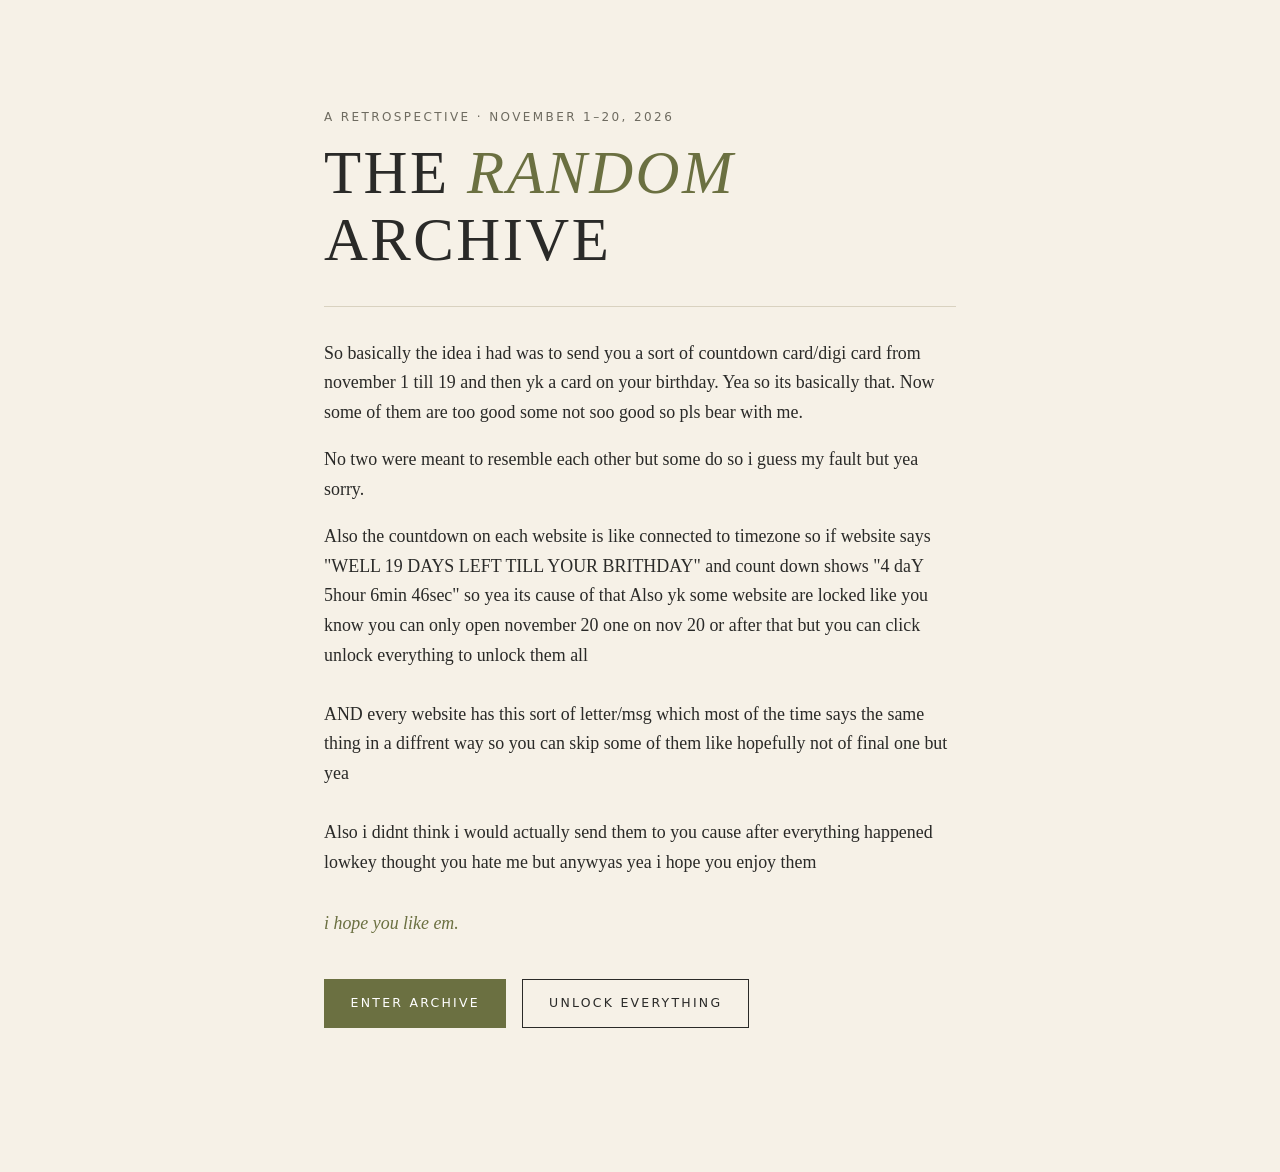
<file: index.html>
<!DOCTYPE html>
<html lang="en">
<head>
<meta charset="utf-8">
<meta name="viewport" content="width=device-width, initial-scale=1">
<title>The Bromine Archive</title>
<link rel="stylesheet" href="styles.css">
</head>
<body class="intro">
<main class="wrap narrow">
  <p class="eyebrow">A retrospective &middot; November 1&ndash;20, 2026</p>
  <h1>THE <em>RANDOM</em> ARCHIVE</h1>
  <hr>
  <section class="prose">
    <p>So basically the idea i had was to send you a sort of countdown card/digi card from november 1 till 19 and then yk a card on your birthday. Yea so its basically that. Now some of them are too good some not soo good so pls bear with me.</p>
    <p>No two were meant to resemble each other but some do so i guess my fault but yea sorry.</p>
    <p>Also the countdown on each website is like connected to timezone so if website says "WELL 19 DAYS LEFT TILL YOUR BRITHDAY" and count down shows "4 daY 5hour 6min 46sec" so yea its cause of that
Also yk some website are locked like you know you can only open november 20 one on nov 20 or after that but you can click unlock everything to unlock them all <br><br> AND every website has this sort of letter/msg which most of the time says the same thing in a diffrent way so you can skip some of them like hopefully not of final one but yea <br><br> Also i didnt think i would actually send them to you cause after everything happened lowkey thought you hate me but anywyas yea i hope you enjoy them</p>
    <p class="closing"><em>i hope you like em.</em></p>
  </section>
  <div class="actions">
    <a class="btn primary" id="enter" href="collection.html">Enter Archive</a>
    <a class="btn" id="unlock" href="collection.html">Unlock Everything</a>
  </div>
  <p class="note" id="status" aria-live="polite"></p>
</main>
<script src="archive-data.js"></script>
<script src="script.js"></script>
</body>
</html>
</file>
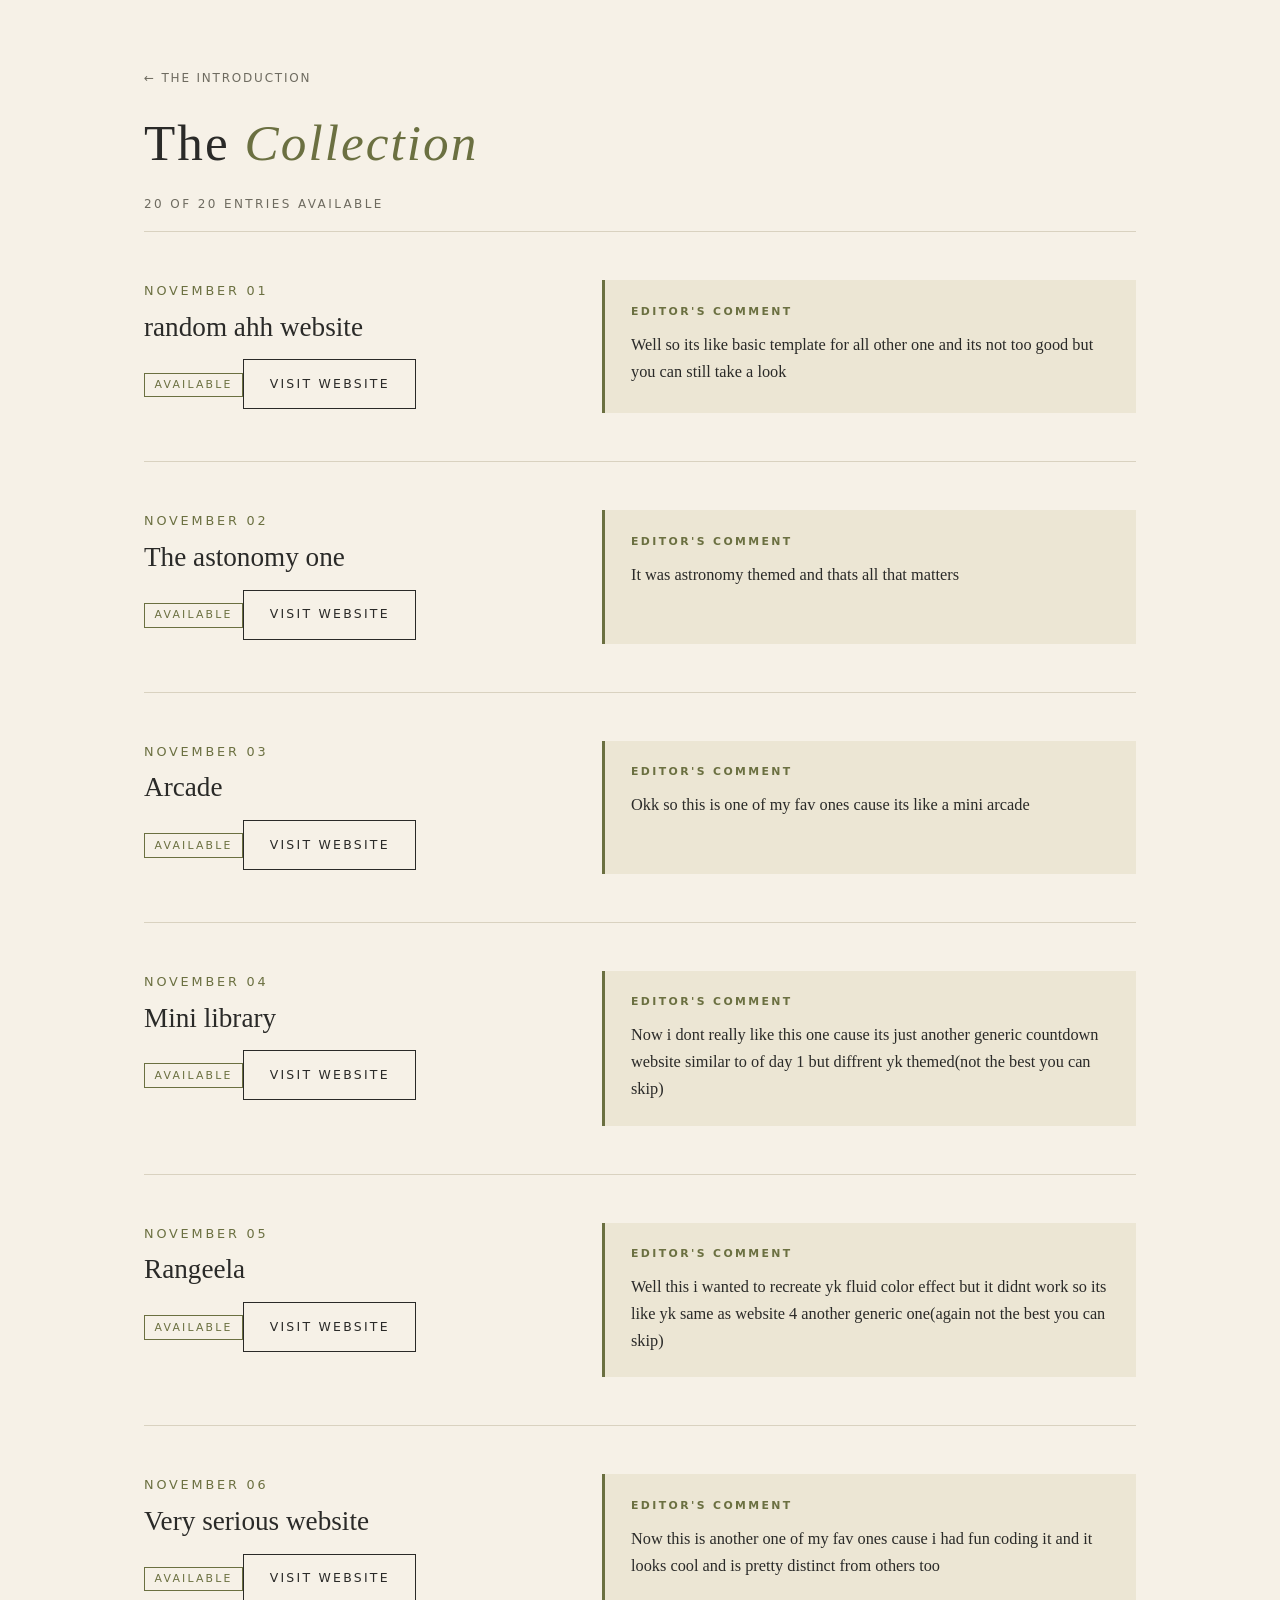
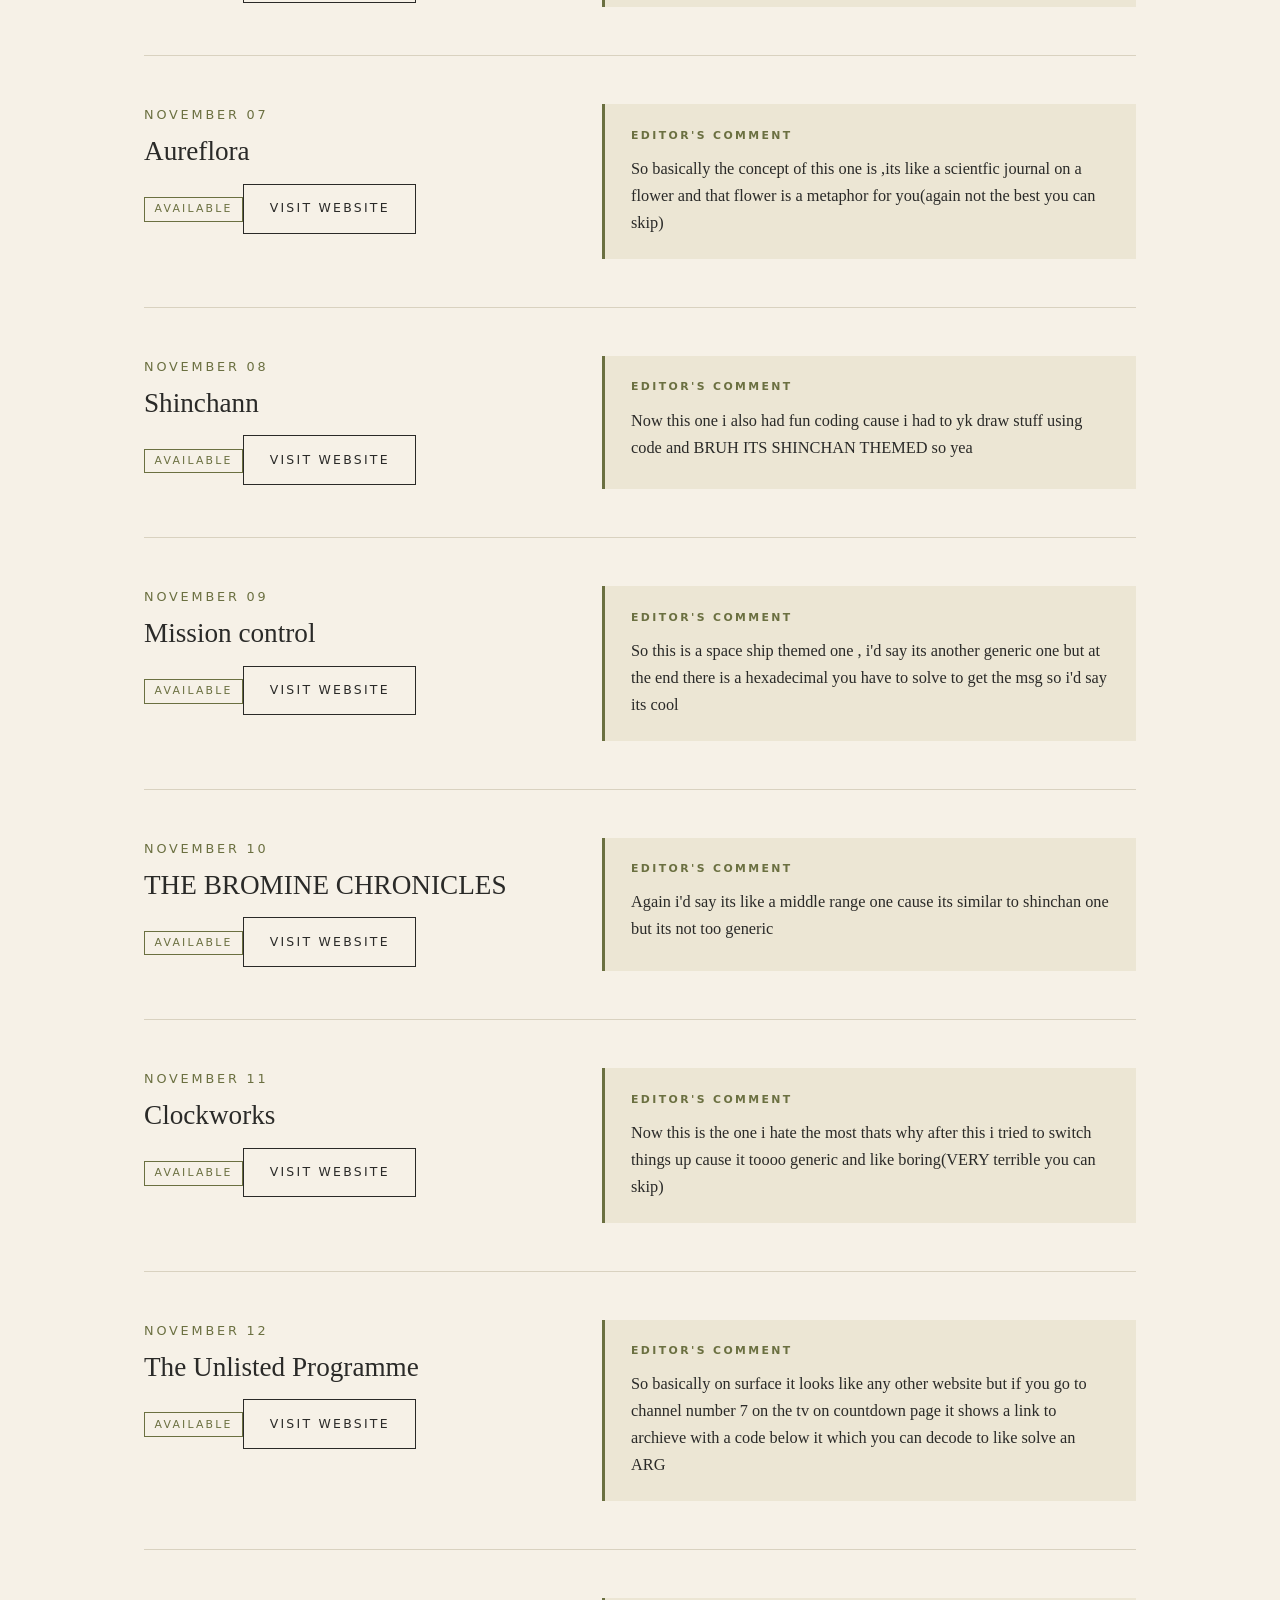
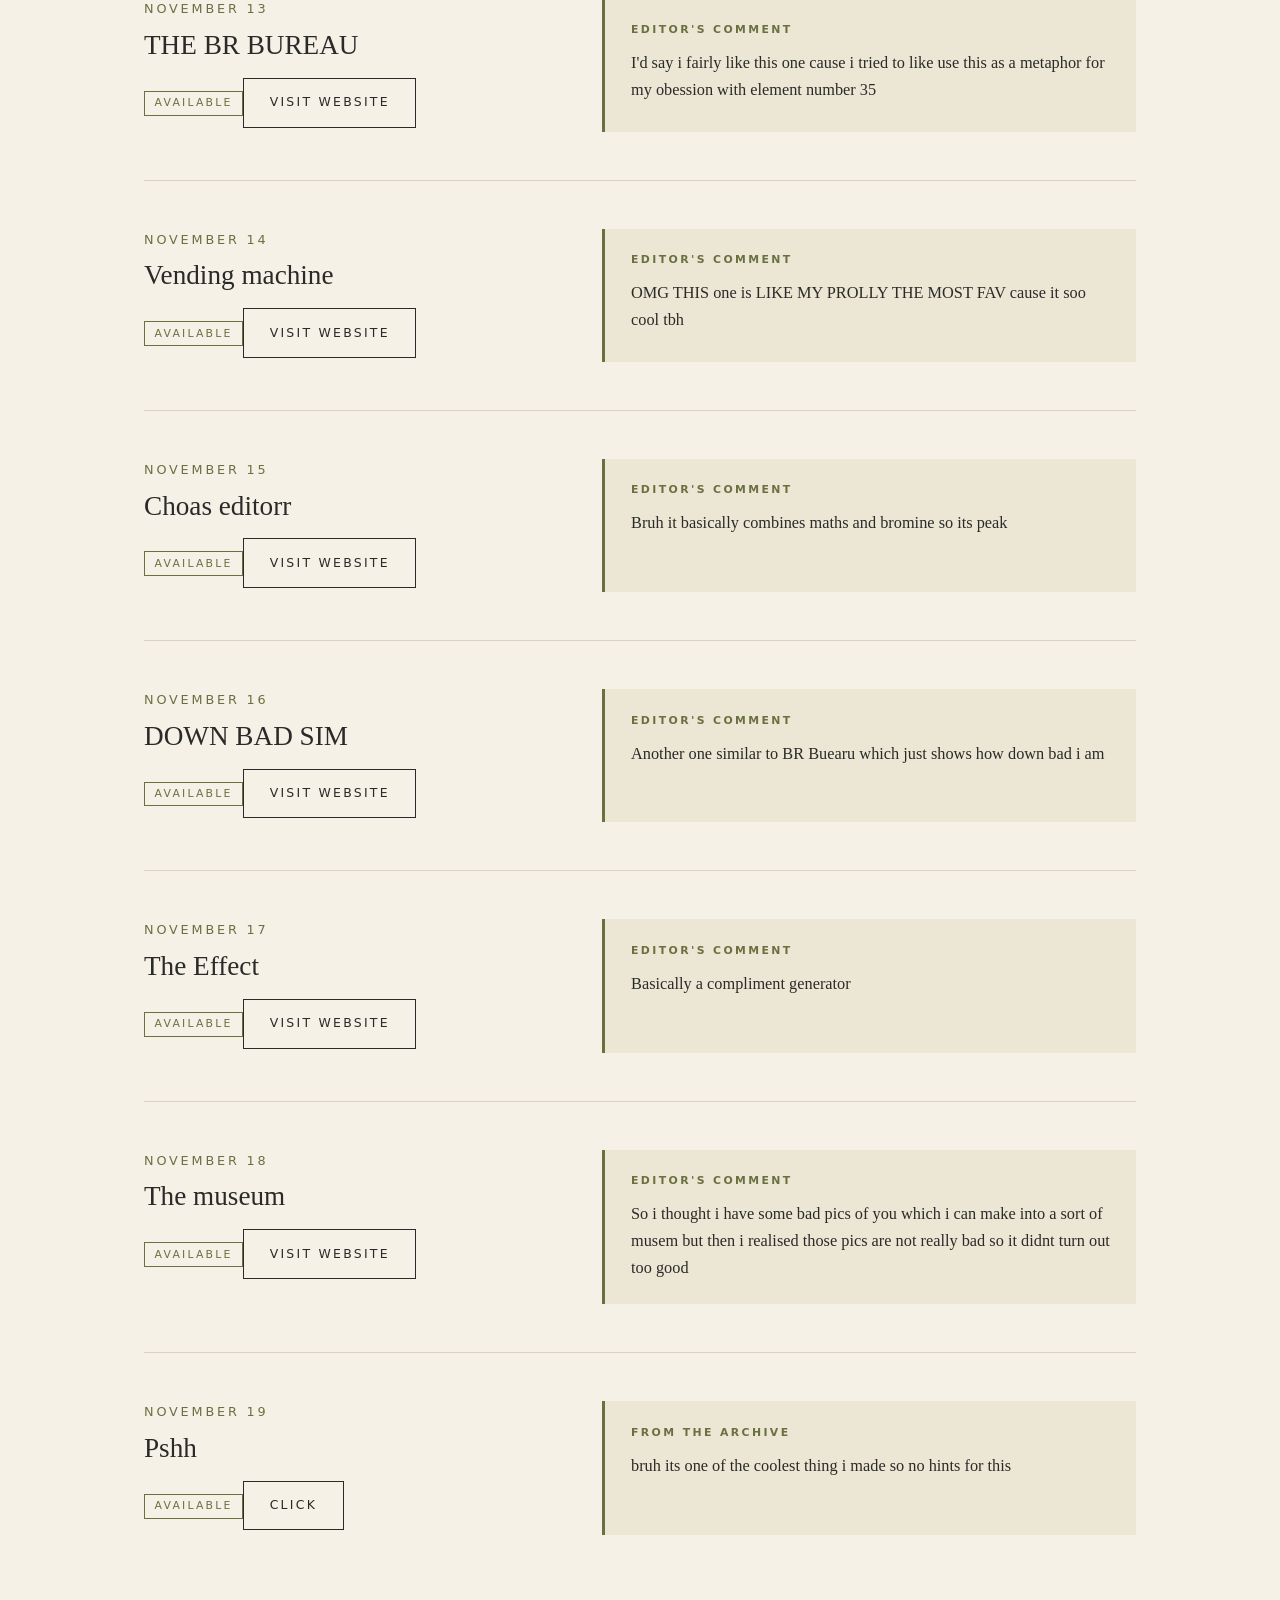
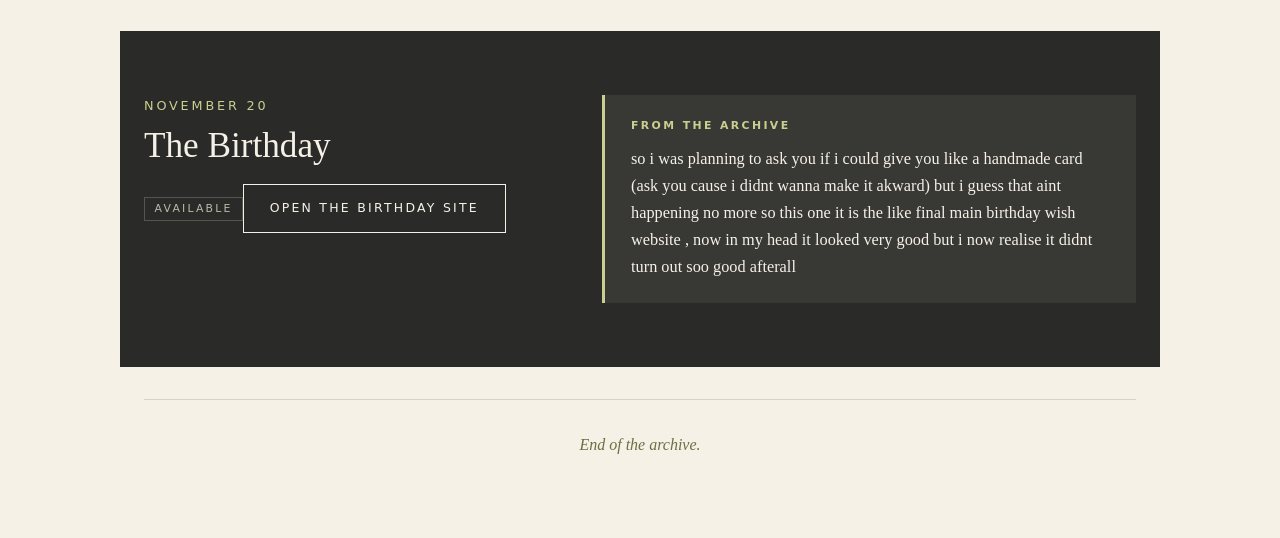
<file: collection.html>
<!DOCTYPE html>
<html lang="en">
<head>
<meta charset="utf-8">
<meta name="viewport" content="width=device-width, initial-scale=1">
<title>Archive</title>
<link rel="stylesheet" href="styles.css">
</head>
<body class="collection">
<header class="wrap top">
  <a class="back" href="index.html">&larr; The Introduction</a>
  <h1>The <em>Collection</em></h1>
  <p class="eyebrow" id="count"></p>
</header>
<main class="wrap" id="entries"></main>
<footer class="wrap foot"><hr><p><em>End of the archive.</em></p></footer>
<script src="archive-data.js"></script>
<script src="script.js"></script>
</body>
</html>
</file>
<file: styles.css>
:root{--paper:#f6f1e7;--ink:#2a2a28;--mute:#6e6b60;--olive:#6b7041;--line:#d9d2c0;--box:#ece6d4;
--serif:Georgia,"Times New Roman",serif;--sans:system-ui,-apple-system,"Segoe UI",Roboto,sans-serif}
*{box-sizing:border-box}
html{scroll-behavior:smooth}
body{margin:0;background:var(--paper);color:var(--ink);font-family:var(--sans);line-height:1.65}
em{font-family:var(--serif);font-style:italic;font-weight:400;color:var(--olive)}
h1{font-family:var(--serif);font-weight:400;letter-spacing:.04em;margin:.2em 0}
hr{border:0;border-top:1px solid var(--line);margin:2rem 0}
.wrap{max-width:1040px;margin:0 auto;padding:0 1.5rem}
.narrow{max-width:680px;padding-top:12vh;padding-bottom:6rem}
.eyebrow{font-size:.75rem;letter-spacing:.2em;text-transform:uppercase;color:var(--mute);margin:0}
.intro h1{font-size:clamp(2.2rem,7vw,3.8rem);line-height:1.1}
.prose p{font-family:var(--serif);font-size:1.12rem}
.closing{margin-top:2rem}
.actions{display:flex;gap:1rem;flex-wrap:wrap;margin-top:2.5rem}
.btn{display:inline-block;padding:.85rem 1.6rem;border:1px solid var(--ink);color:var(--ink);text-decoration:none;font-size:.78rem;letter-spacing:.18em;text-transform:uppercase;transition:.25s}
.btn:hover,.btn:focus-visible{background:var(--ink);color:var(--paper)}
.btn.primary{background:var(--olive);border-color:var(--olive);color:#fff}
.btn.primary:hover{background:var(--ink);border-color:var(--ink)}
.btn.off{opacity:.45;pointer-events:none;border-style:dashed}
.note{font-size:.8rem;color:var(--mute);min-height:1.2em;margin-top:1.2rem}
.top{padding-top:4rem;padding-bottom:1rem}
.top h1{font-size:clamp(2rem,6vw,3.2rem)}
.back{font-size:.75rem;letter-spacing:.15em;text-transform:uppercase;color:var(--mute);text-decoration:none}
.back:hover{color:var(--olive)}
.entry{display:grid;grid-template-columns:1fr 1.3fr;gap:3rem;padding:3rem 0;border-top:1px solid var(--line)}
.date{font-size:.8rem;letter-spacing:.22em;color:var(--olive);margin:0 0 .6rem}
.entry h2{font-family:var(--serif);font-weight:400;font-size:1.7rem;line-height:1.2;margin:0 0 1rem}
.status{display:inline-block;font-size:.68rem;letter-spacing:.2em;padding:.15rem .6rem;border:1px solid var(--line);margin-bottom:1rem}
.entry.locked .status{color:var(--mute)}
.entry.open .status{color:var(--olive);border-color:var(--olive)}
.when{font-size:.8rem;color:var(--mute);margin:0 0 1rem}
.comment{background:var(--box);border-left:3px solid var(--olive);padding:1.4rem 1.6rem}
.comment h3{font-size:.68rem;letter-spacing:.22em;text-transform:uppercase;color:var(--olive);margin:0 0 .7rem;font-weight:600}
.comment p{margin:0;font-family:var(--serif);font-size:1.02rem}
.entry.locked .comment{opacity:.9}
.entry.finale{background:var(--ink);color:var(--paper);margin:3rem -1.5rem 0;padding:4rem 1.5rem;border:0}
.entry.finale em,.entry.finale .date,.entry.finale .comment h3{color:#c9cf8f}
.entry.finale .comment{background:#383835;border-color:#c9cf8f}
.entry.finale .btn{border-color:var(--paper);color:var(--paper)}
.entry.finale .btn:hover{background:var(--paper);color:var(--ink)}
.entry.finale .when,.entry.finale .status{color:#bdb8a8;border-color:#55554f}
.entry.finale h2{font-size:2.2rem}
.foot{text-align:center;padding-bottom:4rem;color:var(--mute)}
@media(max-width:760px){.entry{grid-template-columns:1fr;gap:1.4rem;padding:2.2rem 0}.narrow{padding-top:7vh}.entry.finale{margin-left:-1.5rem;margin-right:-1.5rem}}
@media(prefers-reduced-motion:reduce){*{transition:none!important;scroll-behavior:auto!important}}
</file>
